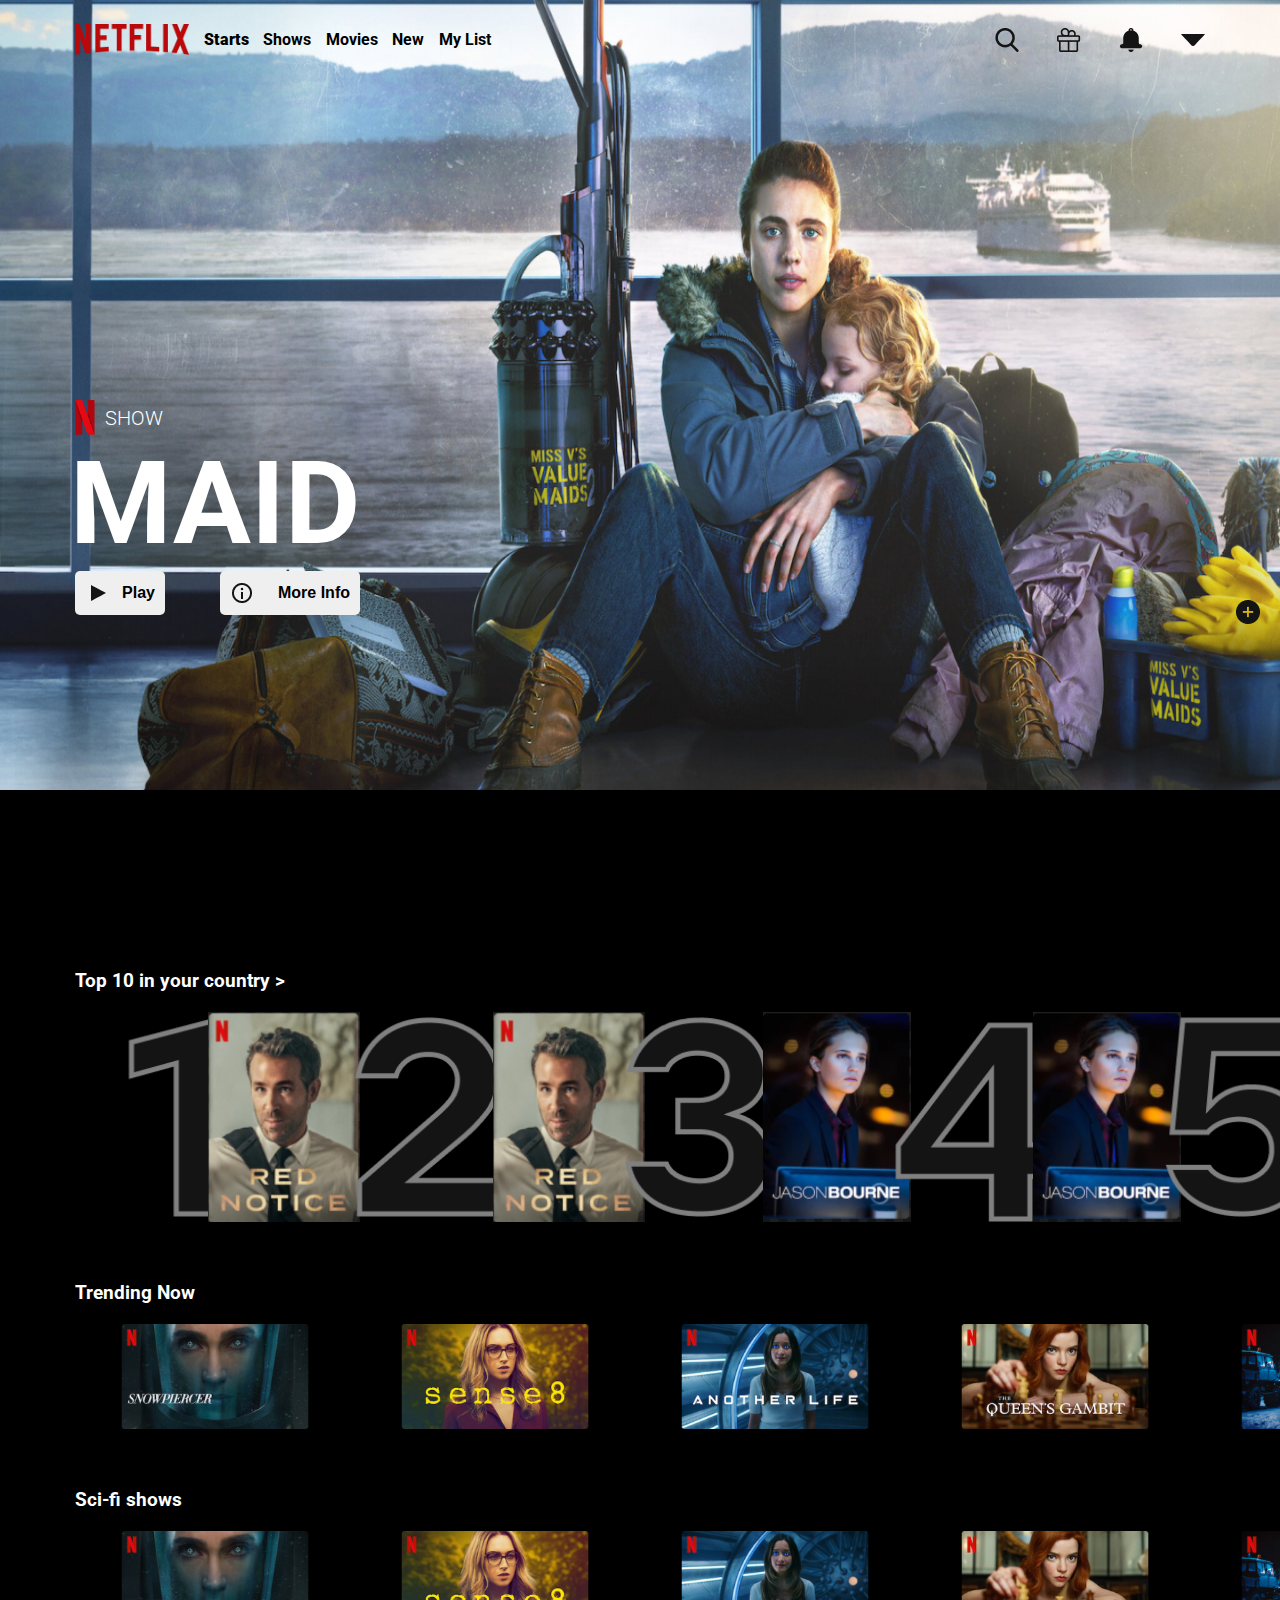
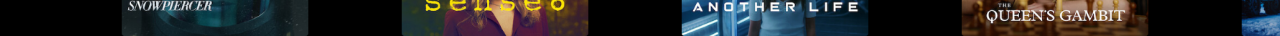
<file: index.html>
<!DOCTYPE html>
<html lang="en">
<head>
    <meta charset="UTF-8">
    <meta name="viewport" content="width=device-width, initial-scale=1.0">
    <title>Netflix</title>
    <link rel="stylesheet" href="./style.css">
</head>
<body>
    <div id="top">        
        <nav class="space-between">
            <img src="./assets/NetflixLogoSvg.png"  width="114px" id="nav-logo1">
            <div id="nav-left" class="space-between">
                <img src="./assets/NetflixLogoSvg.png"  width="114px" id="nav-logo">

                <h4><b>Starts</b></h4>
                <h4>Shows</h4>
                <h4>Movies</h4>
                <h4>New</h4>
                <h4>My List</h4>
            </div>


            <div id="nav-right" class="space-between">
                <img src="./assets/Search.png" class="nav-icons">
                <img src="./assets/GiftBox.png" class="nav-icons">
                <img src="./assets/NotificationBell.png" class="nav-icons">
                <img src="./assets/DownArrow.png" class="nav-icons">
            </div>
        </nav>

        <header>
            <div id="show" class="space-between">
                <img src="./assets/Netflix_Symbol_RGB 1.png" height="35px">
                <h2>SHOW</h2>
            </div>


            <h1>MAID</h1>

            <div id="header-buttons" class="space-between">
                <button class="header-but space-between" id="play">
                    <img src="./assets/Play.png" alt="play" class="play-img">
                    <h4><b>Play</b></h4>
                </button>
                <button class="header-but space-between" id="details">
                    <img src="./assets/Detail.png" id="detail">
                    <h4>More Info</h4>
                </button>
            </div>
        </header>
        <img src="./assets/Add.png"class="nav-icons" id="add">

    </div>

    <div id="all">
        <div id="content">

            <h3>Top 10 in your country ></h3>
           
            <div class="top-5 space-between">
                <div class="top-5-card top1">
                    <img src="./assets/Rank - 01.png"  class="rank-img">
                    <img src="./assets/top5-2.png"  class="top-5-img">
                </div>
                
                <div class="top-5-card space-between">
                    <img src="./assets/Rank - 02.png"  class="rank-img">
                    <img src="./assets/top5-2.png"  class="top-5-img">
                </div>
                
                <div class="top-5-card space-between">
                    <img src="./assets/Rank - 03.png"  class="rank-img">
                    <img src="./assets/top5-3.png"  class="top-5-img">
                </div>
                
                <div class="top-5-card space-between">
                    <img src="./assets/Rank - 04.png"  class="rank-img">
                    <img src="./assets/top5-3.png"  class="top-5-img">
                </div>
                
                <div class="top-5-card space-between">
                    <img src="./assets/Rank - 05.png"  class="rank-img">
                    <img src="./assets/top5-2.png"  class="top-5-img">
                </div>
            </div>
            <h3>Trending Now</h3>
            <div class="images-5 space-between">
                <img src="./assets/Tile Component-1.png" alt="snow" class="img-5">
                <img src="./assets/Tile Component-2.png"  class="img-5">
                <img src="./assets/Tile Component-3.png"  class="img-5">
                <img src="./assets/Tile Component-4.png"  class="img-5">
                <img src="./assets/Tile Component-5.png"  class="img-5">
            </div>

            <h3>Sci-fi shows</h3>
            <div class="images-5 space-between">
                <img src="./assets/Tile Component-1.png" alt="snow" class="img-5">
                <img src="./assets/Tile Component-2.png"  class="img-5">
                <img src="./assets/Tile Component-3.png"  class="img-5">
                <img src="./assets/Tile Component-4.png"  class="img-5">
                <img src="./assets/Tile Component-5.png"  class="img-5">
            </div>
        </div>
</body>
</html>
</file>
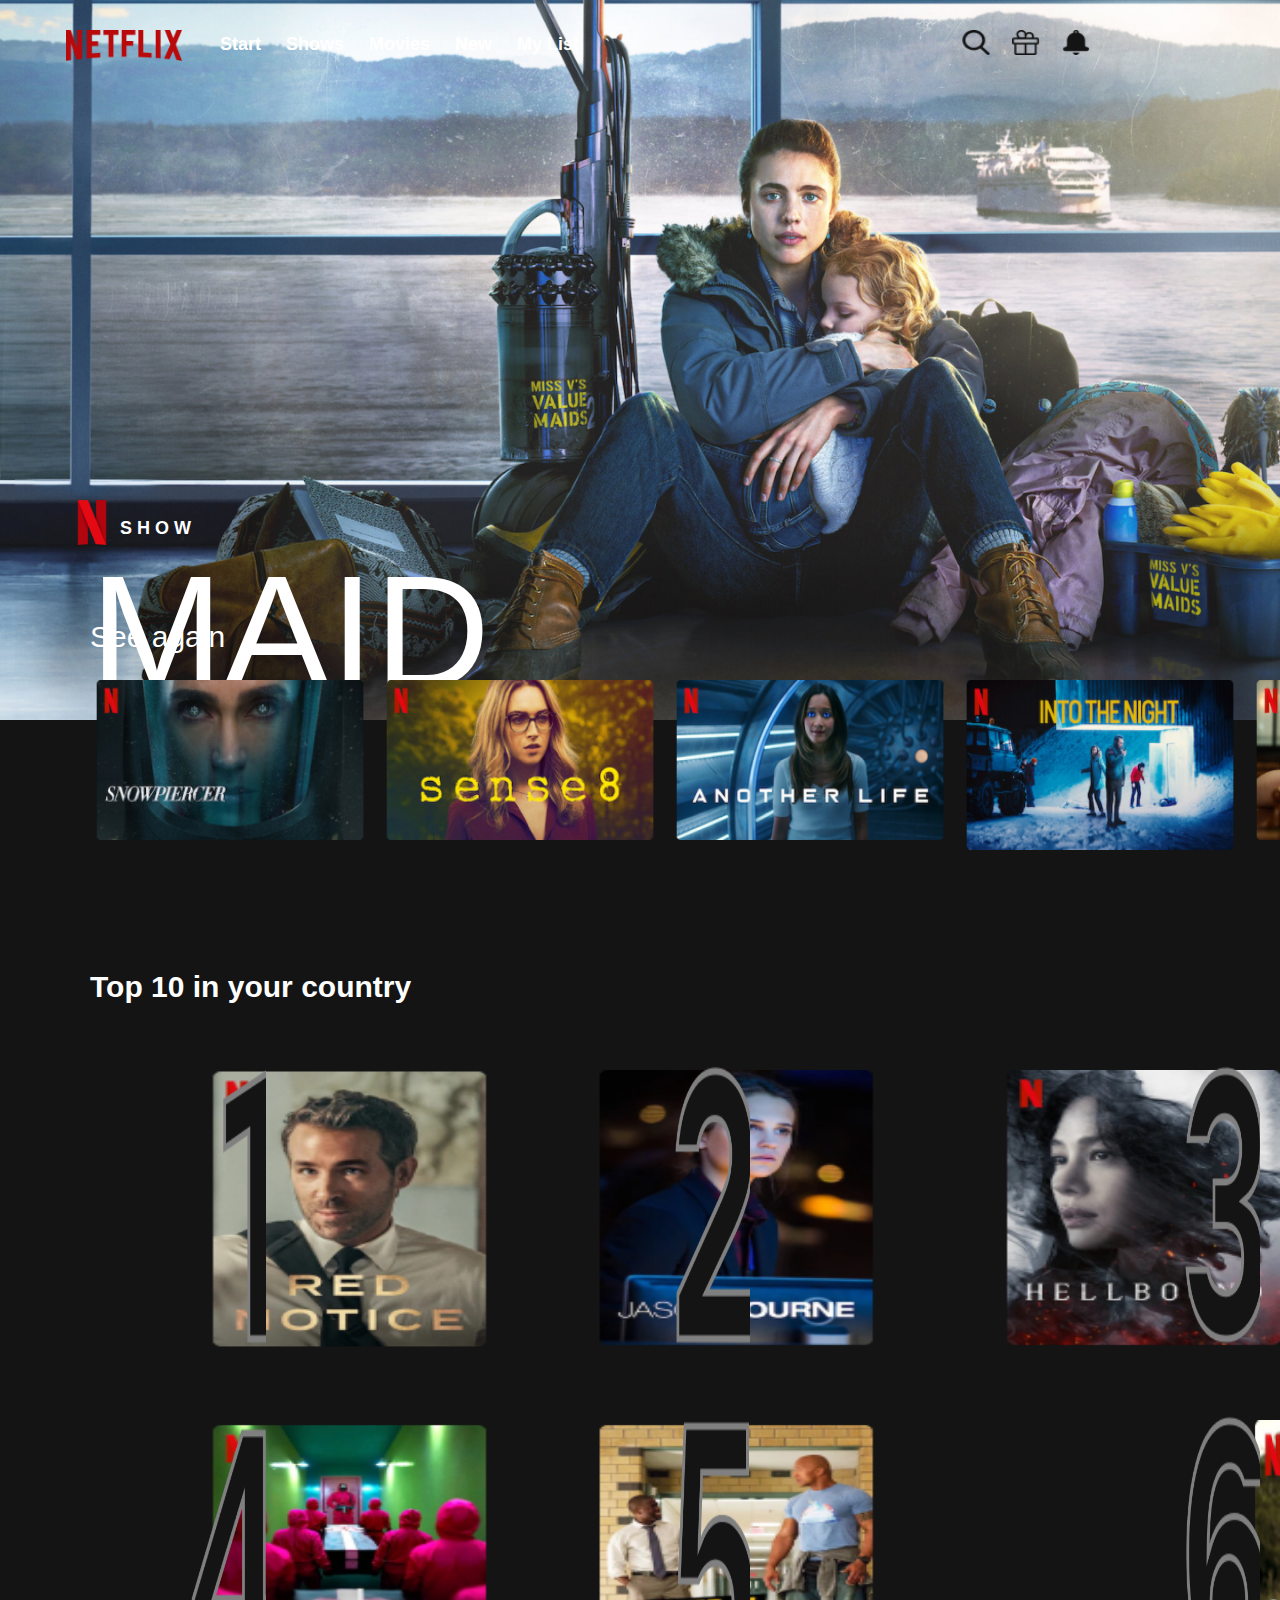
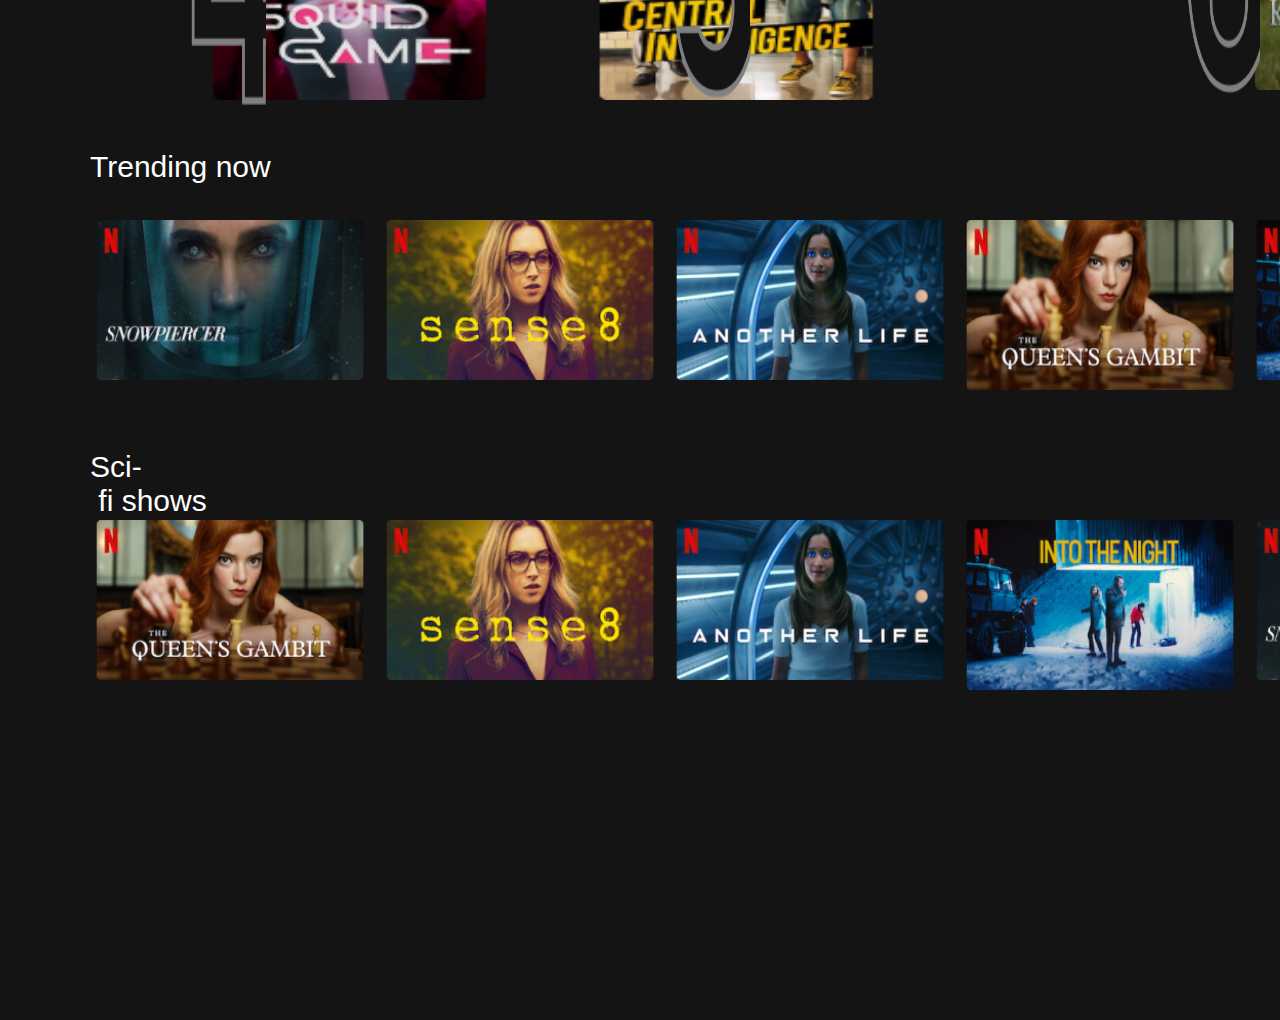
<file: assets/index.html>
<!DOCTYPE html>
<html lang="en">
<head>
    <meta charset="UTF-8">
    <meta name="viewport" content="width=device-width, initial-scale=1.0">
    <title>Netflix</title>
</head>
<link rel="stylesheet" href="style.css">
<body><section>
    <div class="new1">
        <img src="Title-Image.png" alt="">
        <img src="Netflix_Symbol_RGB 1.png" class="image2">
        <img src="NetflixLogoSvg.png" class="logo">
        <p id="start">Start&nbsp;&nbsp;&nbsp;&nbsp;&nbsp;Shows&nbsp;&nbsp;&nbsp;&nbsp;&nbsp;Movies&nbsp;&nbsp;&nbsp;&nbsp;&nbsp;New&nbsp;&nbsp;&nbsp;&nbsp;&nbsp;My List</p>
        <img src="Search.png" class="search">
        <img src="GiftBox.png" class="gift">
        <img src="NotificationBell.png" class="bell">
        <img src="Add.png" class="add">
        <p id="show">S&nbsp;H&nbsp;O&nbsp;W</p>
        
        <p  id="maid" >MAID</p>
        <!-- <div class="play">
            <img src="Play.png" alt="">
            <p>Play</p>
        </div> -->
        <!-- <div class="playdiv">
        <img src="Play.png" class="play">
    </div> -->
        </div>
      <div class="div2">
        <p id="see">See&nbsp;again</p>
        <img src="Tile Component-1.png"class="tile1">
        <img src="Tile Component-2.png" class="tile2">
        <img src="Tile Component-3.png" class="tile3">
        <img src="Tile Component-4.png" class="tile4">
        <img src="Tile Component-5.png" class="tile5"> 
        <!-- <p id="top">Top 10 in your country</p> -->
        <h6 id="top">Top&nbsp;10&nbsp;in&nbsp;your&nbsp;country</h6>
        <img src="Top 10.png" class="top10">
        <img src="Rank - 01.png" class="rank1">
        <img src="Rank - 02.png" class="rank2">
        <img src="Rank - 03.png" class="rank3">
        <img src="Rank - 04.png" class="rank4">
        <img src="Rank - 05.png" class="rank5">
        <img src="Tile Component.png" class="tile0">
        <img src="Rank - 06.png" class="rank6">
        

        <p id="trending">Trending&nbsp;now</p>
        <img src="Tile Component-1.png"class="tile6">
        <img src="Tile Component-2.png" class="tile7">
        <img src="Tile Component-3.png" class="tile8">
        <img src="Tile Component-4.png" class="tile9">
        <img src="Tile Component-5.png" class="tile10"> 

        <p id="Sifi">Sci-&nbsp;fi&nbsp;shows</p>
        <img src="Tile Component-1.png"class="tile11">
        <img src="Tile Component-2.png" class="tile12">
        <img src="Tile Component-3.png" class="tile13">
        <img src="Tile Component-4.png" class="tile14">
        <img src="Tile Component-5.png" class="tile15">



        <img src="facebook.png" class="face"> 
        <!-- <img src="instagram.png" id="insta" >
        <img src="twitter.png" id="twit">
        <img src="youtube.png" id="you"> -->
        </div>
        

        
    </section>
    
    
</body>
</html>
</file>
<file: style.css>
@import url('https://fonts.googleapis.com/css2?family=Roboto&display=swap');

*{
    box-sizing: border-box;
    padding: 0;
    margin: 0;
    
}

body{
    font-family: 'Roboto', sans-serif;
    overflow-x: hidden;
}

    .space-evenly{
        display: flex;
        justify-content: space-evenly;
        align-items: center;
    }

    .space-between{
        display: flex;
        justify-content: space-between;
        align-items: center;
    }


    #top{
        background:url(./assets/Title-Image.png);
        background-size: 100% 100%;
        background-repeat: no-repeat;
        padding-left: 75px;
        padding-right: 75px;
        padding-top: 24px;
        height: 850px;
        color: white;
        margin-bottom: -60px;
    }

    #nav-left{
        width: 416px;
    }

    #nav-right{
        width: 210px;
    }

    #nav-logo1{
        display: none;
    }
    header{
        position: absolute;
        top: 400px;
        left: 75px;
    }

    #show{
        width: 120px;
    }

    h2{
        font-size: 20px;
        width: 90px;
        text-align: justify;
        font-weight: 300;
    }

    h1{
        font-size: 116px;
        font-weight: bold;
        margin-left: -5px
    }
    h4{
        color: black;
    }

    .header-but{
        padding: 10px;
        font-size: 16px;
        border: none;
        border-radius: 5px;
    }

    #play{
        width: 90px;

    }

    #details{
        width: 140px;
        color: white;
        
    }

    .top1{
        display: flex;
        justify-content: center;
        align-items: center;
    }

    .top-5-card{
        width: 270px;
    }

    .rank-img, .top-5-img{
        height: 210px;
    }


    #add{
        position: absolute;
        top: 600px;
        right: 20px;
    }

    #all{
        background-color: black;
    }

    #spl{
        position: absolute;
        top: 650px;
        width: 1460px;
    }

    #content{
        color: white;
        padding-left: 75px;
        padding-top: 120px;
    }

    h3{
        margin-top: 60px;
        margin-bottom: 20px;
    }


    .img-5{
        width: 280px;
    }

  
    



@media screen and (max-width: 1000px) {
    .space-between, .space-evenly{
        justify-content: center;
        flex-wrap: wrap;
    }

    *{
        padding: 0;
        margin: 0;
    }

    #content{
        padding-left: 0px;
        padding-top: 20px;
        margin: 30px auto 30px auto;
    }

    #body{
        background-color: #141414;
        overflow-x: hidden;
    }

    #nav-left, #nav-right{
        display: none;
    }

    #nav-logo1{
        display: block;
    }
    nav{
        height: 50px;
        background-color: #141414;
        width: 100vw;
    }

    header{
        scale: 0.5;
        top: 10vh;
        left: -40px
    }

    #header-buttons{
        justify-content: flex-start;
    }

    #play, #details{
        justify-content: space-evenly;
        margin-right: 25px;
    }

    #top{
        height: 34vh;
        width: 100vw;
        background: url(./assets/Title-Image.png);
        background-size: contain;
        background-position-y: 50px;
        background-repeat: no-repeat;
        padding-top: 0px;
        padding-left: 0;
    }

    .images-5{
        width: 100vw;
    }

    #add{
        position: absolute;
        top: 25vh;
        right: 20px;
    }

    .img-5{
        margin: 30px auto 30px auto;
    }

    h3{
        text-align: center;
    }

    .top-5-card{
        width: 100vw;
        display: flex;
        justify-content: center;
        margin-bottom: 40px;
    }

    #spl{
        flex-wrap: wrap;
        width: 100vw;
       
    }
}
</file>
<file: assets/style.css>
body{
  margin: 0;
  padding: 0;
}



img{
    width:100%;
    height: 100%;
    margin-top: 0px;
    margin-left: 0px;
}


.new1{
    position: relative;
    display: flex;
}
.image2{
    position: absolute;
    left: 77px;
    top: 500px;
    height: 45px;
    width: 30px;
}
.logo{
    position: absolute;
    left: 66px;
    height: 31px;
    width: 116px;
    top: 30px;
}
#start{
    color: white;
    position: absolute;
    top: 16px;
    left: 220px;
   font-size: large;
   font-weight: 600;
   
    
font-family: 'Roboto', sans-serif;

}
.search{
    position: absolute;
    right: 290px;
    height: 25px;
    width: 28px;
    top: 30px;
}

.gift{
    position: absolute;
    right:240px;
    height: 25px;
    width: 28px;
    top: 30px;
}
.bell{
    position:absolute;
    right: 190px;
    height: 25px;
    width: 28px;
    top: 30px;
}
.add{
    position: absolute;
    top:850px;
    right:30px;
    height: 30px;
    width: 32px;
}
#show{
    color: white;
    position: absolute;
    top: 500px;
    left: 120px;
   font-size: large;
   font-weight: 600;
   
    
font-family: 'Roboto', sans-serif;
}
 #maid{
    color: white;
    
    position: absolute;
    height: 100px;
    width: 200px;
    left: 90px;
    width: 28px;
    top: 380px;
    font-size: 160px;
    font-family: 'Nunito Sans', sans-serif;
    
    
 } 

 
 /* .play{
    position: absolute;
    padding: 10px;
    background-color:white;
    top: 730px;
    left: 100px;
    width: 100px;
    height: auto;
 }
  */

  .div2{
    position: relative;
    padding: 0px;
    margin-top: 0px;
    top: 0px;
    height: 1900px;
    background-color:#141414;
    display: flex;
  }
  .tile1{
    position: absolute;
    height: 160px;
    width: 400px;
    top: -40px;
    
    left: 30px;
   

  }
  .tile2{
    position: absolute;
    height: 160px;
    width: 400px;
    top: -40px;
     left: 320px;
  }
  
  .tile3{
    position: absolute;
    height: 160px;
    width: 400px;
    top: -40px;
     left: 610px;
   
  }
  .tile5{
    position: absolute;
    height: 170px;
    width: 400px;
    top: -40px;
     left: 900px;
   
  }
    .tile4{
    position: absolute;
    height: 160px;
    width: 400px;
    top: -40px;
     left: 1190px;
   
  } 
  #see{
    color: white;
    
    position: absolute;
    height: 10px;
    width: 10px;
    left: 90px;
    width: 18px;
    top: -130px;
    font-size: 30px;
    
    font-family: 'Nunito Sans', sans-serif;
  }
  #top{
    color: white;
    
    position: absolute;
    height: 10px;
    width: 10px;
    left: 90px;
    width: 18px;
    top: 180px;
    font-size: 30px;
    
    font-family: 'Nunito Sans', sans-serif;
  }
  .top10{
    position: relative;
    top: 350px;
    justify-content: center;
    height: 630px;
    width: 1600px;
  }
  .rank1{
    position: absolute;
    height: 290px;
    width: 80px;
    top: 340px;
    left: 186px;
  }
  .rank2{
    position: absolute;
    height: 290px;
    width: 80px;
    top: 340px;
    left: 670px;
  }
   .rank3{
    position: absolute;
    height: 290px;
    width: 80px;
    top: 340px;
    left: 1180px;
   }
   .rank4{
    position: absolute;
    height: 290px;
    width: 80px;
    top: 695px;
    left: 186px;
   }
   .rank5{
    position: absolute;
    height: 290px;
    width: 80px;
    top: 695px;
    left: 670px;
   }
   .tile0{
    position: absolute;
    top: 700px;
    height: 270px;
    width: 510px;
    left: 1170px;
   }
   .rank6{
    position: absolute;
    height: 290px;
    width: 80px;
    top: 690px;
    left: 1180px;
   }




#trending{
    
    color: white;
    
    position: absolute;
    height: 10px;
    width: 10px;
    left: 90px;
    width: 18px;
    top: 1000px;
    font-size: 30px;
    
    font-family: 'Nunito Sans', sans-serif;

}



   .tile6{
    position: absolute;
    height: 160px;
    width: 400px;
    top: 1100px;
    
    left: 30px;
   

  }
  .tile7{
    position: absolute;
    height: 160px;
    width: 400px;
    top: 1100px;
     left: 320px;
  }
  
  .tile8{
    position: absolute;
    height: 160px;
    width: 400px;
    top: 1100px;
     left: 610px;
   
  }
  .tile9{
    position: absolute;
    height: 170px;
    width: 400px;
    top: 1100px;
     left: 900px;
   
  }
    .tile10{
    position: absolute;
    height: 160px;
    width: 400px;
    top: 1100px;
     left: 1190px;
   
  } 


  #Sifi{
    
    color: white;
    
    position: absolute;
    height: 10px;
    width: 10px;
    left: 90px;
    width: 18px;
    top: 1300px;
    font-size: 30px;
    
    font-family: 'Nunito Sans', sans-serif;

}






  .tile14
  {
    position: absolute;
    height: 160px;
    width: 400px;
    top: 1400px;
    
    left: 30px;
   

  }
  .tile12{
    position: absolute;
    height: 160px;
    width: 400px;
    top: 1400px;
     left: 320px;
  }
  
  .tile13{
    position: absolute;
    height: 160px;
    width: 400px;
    top: 1400px;
     left: 610px;
     display: flex;
   
  }
  .tile15{
    position: absolute;
    height: 170px;
    width: 400px;
    top: 1400px;
     left: 900px;
     display: flex;
   
  }
    .tile11{
    position: absolute;
    height: 160px;
    width: 400px;
    top: 1400px;
     left: 1190px;
     display: flex;
   
  } 

  .face{
    position: absolute;
    height: 30px;
    width: 10px;
    top: 1450px;
    display: flex;
  }

  
img {
  width: 100%;
  height: 100%;
  margin-top: 0px;
  margin-left: 0px;
  display: flex;
}

.new1 {
  position: relative;
  display: flex;

}
.div2{
  display: flex;
}
</file>
